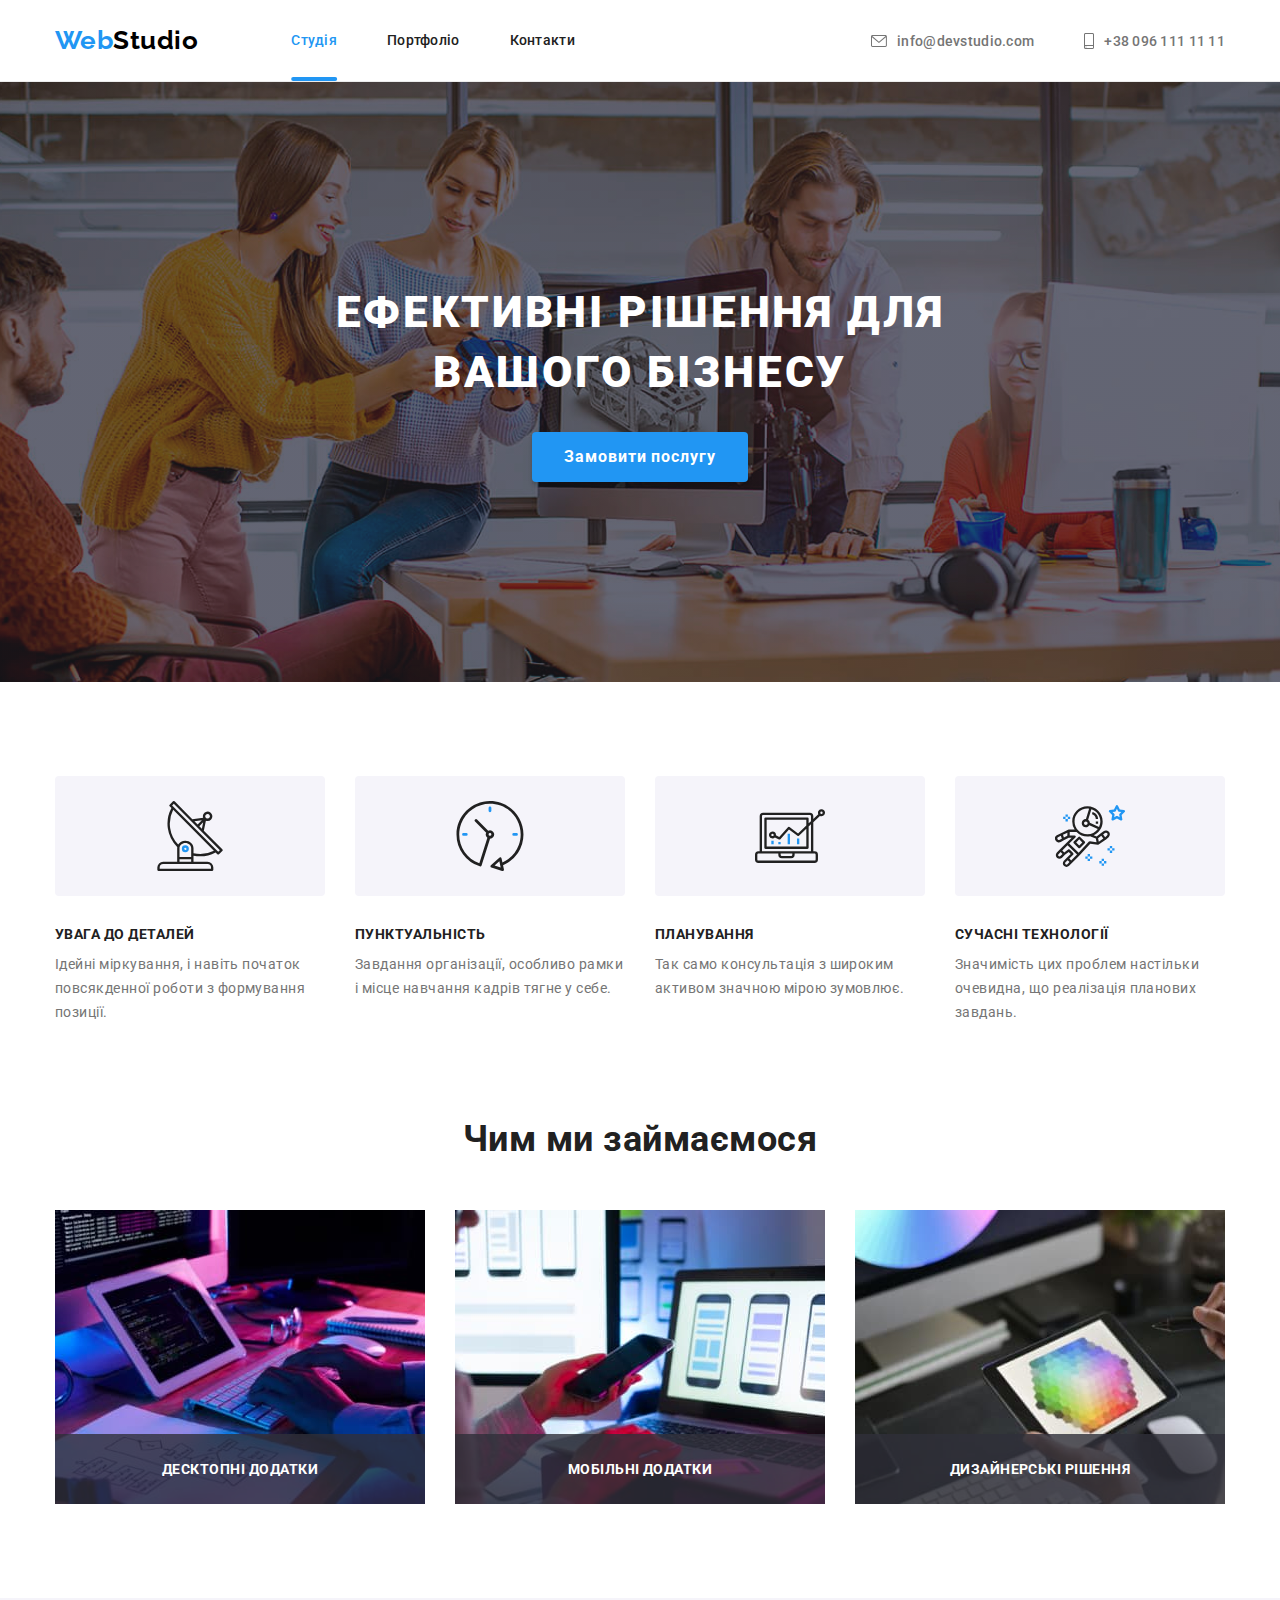
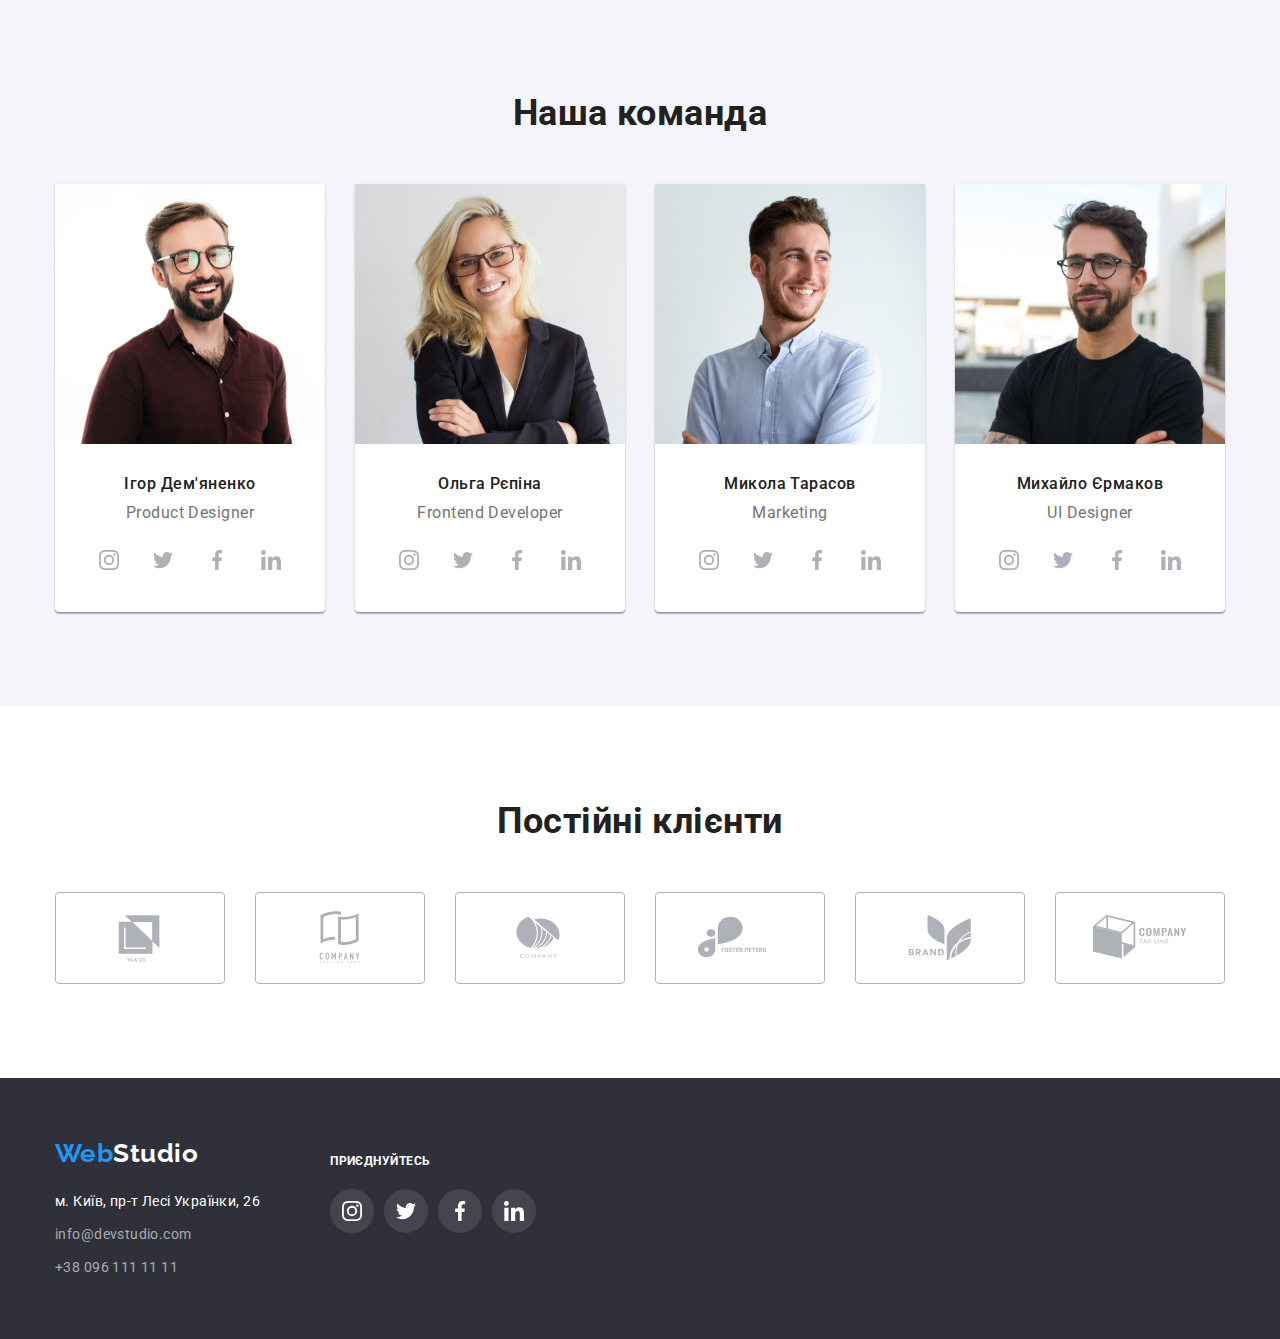
<file: index.html>
<!DOCTYPE html>
<html lang="uk">
  <head>
    <meta charset="UTF-8" />
    <meta http-equiv="X-UA-Compatible" content="IE=edge" />
    <meta name="viewport" content="width=device-width, initial-scale=1.0" />
    <title>WebStudio</title>
    <link rel="preconnect" href="https://fonts.googleapis.com" />
    <link rel="preconnect" href="https://fonts.gstatic.com" crossorigin />
    <link
      href="https://fonts.googleapis.com/css2?family=Raleway:wght@700&family=Roboto:wght@400;500;700;900&display=swap"
      rel="stylesheet"
    />
    <link
      rel="stylesheet"
      href="https://cdnjs.cloudflare.com/ajax/libs/modern-normalize/1.1.0/modern-normalize.min.css"
    />
    <link rel="stylesheet" href="./css/style.css" />
  </head>
  <body>
    <header class="page-header">
      <div class="container header-container">
        <nav class="nav-blok">
          <a href="" lang="uk" class="logo logo-header header-link"
            >Web<span class="logo-black">Studio</span></a
          >
          <ul class="nav-list list">
            <li class="nav-list-item">
              <a
                href="./index.html"
                class="nav-list-link link current header-link"
                >Студія</a
              >
            </li>
            <li class="nav-list-item">
              <a href="./portfolio.html" class="nav-list-link link header-link"
                >Портфоліо</a
              >
            </li>
            <li class="nav-list-item">
              <a href="" class="nav-list-link link header-link">Контакти</a>
            </li>
          </ul>
        </nav>
        <div class="contact">
          <a href="mailto:info@devstudio.com" class="contact-link link">
            <svg class="mail-icon contact-icon" width="16px" height="12px">
              <use href="./images/icons.svg#icon-envelope"></use>
            </svg>
            info@devstudio.com</a
          >
          <a href="tel:+380961111111" class="contact-link link"
            ><svg class="tel-icon contact-icon" width="10px" height="16px">
              <use href="./images/icons.svg#icon-smartphone"></use>
            </svg>
            +38 096 111 11 11</a
          >
        </div>
      </div>
    </header>
    <main>
      <section class="hero-section hero">
        <div class="container">
          <h1 class="main-heading">Ефективні рішення для вашого бізнесу</h1>
          <button type="button" class="main-button" data-modal-open>
            Замовити послугу
          </button>
        </div>
      </section>
      <section class="advantages-section section">
        <div class="container">
          <h2 class="section-header hidden-header">Наші переваги</h2>
          <ul class="blok-list list card-set">
            <li class="card-set-item">
              <div class="blok-icon">
                <svg class="" width="70px" height="70px">
                  <use href="./images/icons.svg#icon-antenna"></use>
                </svg>
              </div>
              <h3 class="blok-header">Увага до деталей</h3>
              <p class="blok-paragraf">
                Ідейні міркування, і навіть початок повсякденної роботи з
                формування позиції.
              </p>
            </li>
            <li class="card-set-item">
              <div class="blok-icon">
                <svg class="" width="70px" height="70px">
                  <use href="./images/icons.svg#icon-clock"></use>
                </svg>
              </div>
              <h3 class="blok-header">Пунктуальність</h3>
              <p class="blok-paragraf">
                Завдання організації, особливо рамки і місце навчання кадрів
                тягне у себе.
              </p>
            </li>
            <li class="card-set-item">
              <div class="blok-icon">
                <svg class="" width="70px" height="70px">
                  <use href="./images/icons.svg#icon-diagram"></use>
                </svg>
              </div>
              <h3 class="blok-header">Планування</h3>
              <p class="blok-paragraf">
                Так само консультація з широким активом значною мірою зумовлює.
              </p>
            </li>
            <li class="card-set-item">
              <div class="blok-icon">
                <svg class="" width="70px" height="70px">
                  <use href="./images/icons.svg#icon-astronaut"></use>
                </svg>
              </div>
              <h3 class="blok-header">Сучасні технології</h3>
              <p class="blok-paragraf">
                Значимість цих проблем настільки очевидна, що реалізація
                планових завдань.
              </p>
            </li>
          </ul>
        </div>
      </section>
      <section class="work-section section">
        <div class="container">
          <h2 class="section-header">Чим ми займаємося</h2>
          <ul class="work-list list card-set">
            <li class="card-set-item work-list-item">
              <img
                src="./images/section-images-01.jpg"
                alt="section-images-desktop"
                width="370"
                height="294"
              />
              <div class="work-overlay">
                <p class="work-overlay-text">Десктопні додатки</p>
              </div>
            </li>
            <li class="card-set-item work-list-item">
              <img
                src="./images/section-images-02.jpg"
                alt="section-images-phone"
                width="370"
                height="294"
              />
              <div class="work-overlay">
                <p class="work-overlay-text">Мобільні додатки</p>
              </div>
            </li>
            <li class="card-set-item work-list-item">
              <img
                src="./images/section-images-03.jpg"
                alt="section-images-laptop"
                width="370"
                height="294"
              />
              <div class="work-overlay">
                <p class="work-overlay-text">Дизайнерські рішення</p>
              </div>
            </li>
          </ul>
        </div>
      </section>
      <section class="team-section section">
        <div class="container">
          <h2 class="section-header">Наша команда</h2>
          <ul class="team-list list card-set">
            <li class="card-set-item team-list-item">
              <img
                src="./images/our-team-01.jpg"
                alt="our-team-01"
                width="270"
                height="260"
              />
              <div class="item-data">
                <h3 class="work-header">Ігор Дем'яненко</h3>
                <p class="work-paragraf" lang="en">Product Designer</p>
                <ul class="team-icons-list list">
                  <li class="team-icons-item">
                    <a href="" class="team-icons-link link">
                      <svg class="team-icons" width="20px" height="20px">
                        <use href="./images/icons.svg#icon-instagram"></use>
                      </svg>
                    </a>
                  </li>
                  <li class="team-icons-item">
                    <a href="" class="team-icons-link link">
                      <svg class="team-icons" width="20px" height="20px">
                        <use href="./images/icons.svg#icon-twitter"></use>
                      </svg>
                    </a>
                  </li>
                  <li class="team-icons-item">
                    <a href="" class="team-icons-link link">
                      <svg class="team-icons" width="20px" height="20px">
                        <use href="./images/icons.svg#icon-facebook"></use>
                      </svg>
                    </a>
                  </li>
                  <li class="team-icons-item">
                    <a href="" class="team-icons-link link">
                      <svg class="team-icons" width="20px" height="20px">
                        <use href="./images/icons.svg#icon-linkedin"></use>
                      </svg>
                    </a>
                  </li>
                </ul>
              </div>
            </li>
            <li class="card-set-item team-list-item">
              <img
                src="./images/our-team-02.jpg"
                alt="our-team-02"
                width="270"
                height="260"
              />
              <div class="item-data">
                <h3 class="work-header">Ольга Рєпіна</h3>
                <p class="work-paragraf" lang="en">Frontend Developer</p>
                <ul class="team-icons-list list">
                  <li class="team-icons-item">
                    <a href="" class="team-icons-link link">
                      <svg class="team-icons" width="20px" height="20px">
                        <use href="./images/icons.svg#icon-instagram"></use>
                      </svg>
                    </a>
                  </li>
                  <li class="team-icons-item">
                    <a href="" class="team-icons-link link">
                      <svg class="team-icons" width="20px" height="20px">
                        <use href="./images/icons.svg#icon-twitter"></use>
                      </svg>
                    </a>
                  </li>
                  <li class="team-icons-item">
                    <a href="" class="team-icons-link link">
                      <svg class="team-icons" width="20px" height="20px">
                        <use href="./images/icons.svg#icon-facebook"></use>
                      </svg>
                    </a>
                  </li>
                  <li class="team-icons-item">
                    <a href="" class="team-icons-link link">
                      <svg class="team-icons" width="20px" height="20px">
                        <use href="./images/icons.svg#icon-linkedin"></use>
                      </svg>
                    </a>
                  </li>
                </ul>
              </div>
            </li>
            <li class="card-set-item team-list-item">
              <img
                src="./images/our-team-03.jpg"
                alt="our-team-03"
                width="270"
                height="260"
              />
              <div class="item-data">
                <h3 class="work-header">Микола Тарасов</h3>
                <p class="work-paragraf" lang="en">Marketing</p>
                <ul class="team-icons-list list">
                  <li class="team-icons-item">
                    <a href="" class="team-icons-link link">
                      <svg class="team-icons" width="20px" height="20px">
                        <use href="./images/icons.svg#icon-instagram"></use>
                      </svg>
                    </a>
                  </li>
                  <li class="team-icons-item">
                    <a href="" class="team-icons-link link">
                      <svg class="team-icons" width="20px" height="20px">
                        <use href="./images/icons.svg#icon-twitter"></use>
                      </svg>
                    </a>
                  </li>
                  <li class="team-icons-item">
                    <a href="" class="team-icons-link link">
                      <svg class="team-icons" width="20px" height="20px">
                        <use href="./images/icons.svg#icon-facebook"></use>
                      </svg>
                    </a>
                  </li>
                  <li class="team-icons-item">
                    <a href="" class="team-icons-link link">
                      <svg class="team-icons" width="20px" height="20px">
                        <use href="./images/icons.svg#icon-linkedin"></use>
                      </svg>
                    </a>
                  </li>
                </ul>
              </div>
            </li>
            <li class="card-set-item team-list-item">
              <img
                src="./images/our-team-04.jpg"
                alt="our-team-04"
                width="270"
              />
              <div class="item-data">
                <h3 class="work-header">Михайло Єрмаков</h3>
                <p class="work-paragraf" lang="en">UI Designer</p>
                <ul class="team-icons-list list">
                  <li class="team-icons-item">
                    <a href="" class="team-icons-link link">
                      <svg class="team-icons" width="20px" height="20px">
                        <use href="./images/icons.svg#icon-instagram"></use>
                      </svg>
                    </a>
                  </li>
                  <li class="team-icons-item">
                    <a href="" class="team-icons-link link">
                      <svg class="team-icons" width="20px" height="20px">
                        <use href="./images/icons.svg#icon-twitter"></use>
                      </svg>
                    </a>
                  </li>
                  <li class="team-icons-item">
                    <a href="" class="team-icons-link link">
                      <svg class="team-icons" width="20px" height="20px">
                        <use href="./images/icons.svg#icon-facebook"></use>
                      </svg>
                    </a>
                  </li>
                  <li class="team-icons-item">
                    <a href="" class="team-icons-link link">
                      <svg class="team-icons" width="20px" height="20px">
                        <use href="./images/icons.svg#icon-linkedin"></use>
                      </svg>
                    </a>
                  </li>
                </ul>
              </div>
            </li>
          </ul>
        </div>
      </section>
      <section class="partners-section section">
        <div class="container partners-container">
          <h2 class="section-header">Постійні клієнти</h2>
          <ul class="parsters-list list card-set">
            <li class="partners-item card-set-item">
              <a href="" class="partners-link link">
                <svg class="partners-icons" width="106px" height="60px">
                  <use href="./images/icons.svg#icon-company-first"></use>
                </svg>
              </a>
            </li>
            <li class="partners-item card-set-item">
              <a href="" class="partners-link link">
                <svg class="partners-icons" width="106px" height="60px">
                  <use href="./images/icons.svg#icon-company-second"></use>
                </svg>
              </a>
            </li>
            <li class="partners-item card-set-item">
              <a href="" class="partners-link link">
                <svg class="partners-icons" width="106px" height="60px">
                  <use href="./images/icons.svg#icon-company-third"></use>
                </svg>
              </a>
            </li>
            <li class="partners-item card-set-item">
              <a href="" class="partners-link link">
                <svg class="partners-icons" width="106px" height="60px">
                  <use href="./images/icons.svg#icon-company-fourth"></use>
                </svg>
              </a>
            </li>
            <li class="partners-item card-set-item">
              <a href="" class="partners-link link">
                <svg class="partners-icons" width="106px" height="60px">
                  <use href="./images/icons.svg#icon-company-fifth"></use>
                </svg>
              </a>
            </li>
            <li class="partners-item card-set-item">
              <a href="" class="partners-link link">
                <svg class="partners-icons" width="106px" height="60px">
                  <use href="./images/icons.svg#icon-company-sixth"></use>
                </svg>
              </a>
            </li>
          </ul>
        </div>
      </section>
    </main>
    <footer>
      <div class="footer-container container">
        <div class="footer-address">
          <div class="alignment">
            <a href="" lang="en" class="logo logo-footer"
              >Web<span class="logo-white">Studio</span></a
            >
          </div>
          <address class="address-data">
            <a
              class="address-map link footer-link"
              href="https://goo.gl/maps/VtKNpzAbD3xRwf1z6"
              target="_blank"
              rel="norefferrer noopener"
              >м. Київ, пр-т Лесі Українки, 26</a
            >
            <a
              class="address-link link footer-link"
              href="mailto:info@devstudio.com"
              >info@devstudio.com</a
            >
            <a class="address-link link footer-link" href="tel:+380961111111"
              >+38 096 111 11 11</a
            >
          </address>
        </div>
        <div class="footer-icons-blok">
          <div class="alignment">
            <h3 class="footer-icons-header">Приєднуйтесь</h3>
          </div>
          <ul class="footer-icons-list list">
            <li class="footer-icons-item">
              <a href="" class="footer-icons-link link">
                <svg class="footer-icons" width="20px" height="20px">
                  <use href="./images/icons.svg#icon-instagram"></use>
                </svg>
              </a>
            </li>
            <li class="footer-icons-item">
              <a href="" class="footer-icons-link link">
                <svg class="footer-icons" width="20px" height="20px">
                  <use href="./images/icons.svg#icon-twitter"></use>
                </svg>
              </a>
            </li>
            <li class="footer-icons-item">
              <a href="" class="footer-icons-link link">
                <svg class="footer-icons" width="20px" height="20px">
                  <use href="./images/icons.svg#icon-facebook"></use>
                </svg>
              </a>
            </li>
            <li class="footer-icons-item">
              <a href="" class="footer-icons-link link">
                <svg class="footer-icons" width="20px" height="20px">
                  <use href="./images/icons.svg#icon-linkedin"></use>
                </svg>
              </a>
            </li>
          </ul>
        </div>
      </div>
    </footer>
    <div class="backdrop is-hidden" data-modal>
      <div class="modal">
        <button type="button" class="close-modal" data-modal-close>
          <svg class="close-modal-icon" width="18px" height="18px">
            <use href="./images/icons.svg#icon-close-modal"></use>
          </svg>
        </button>
      </div>
    </div>
    <script src="./js/modal.js"></script>
  </body>
</html>
</file>
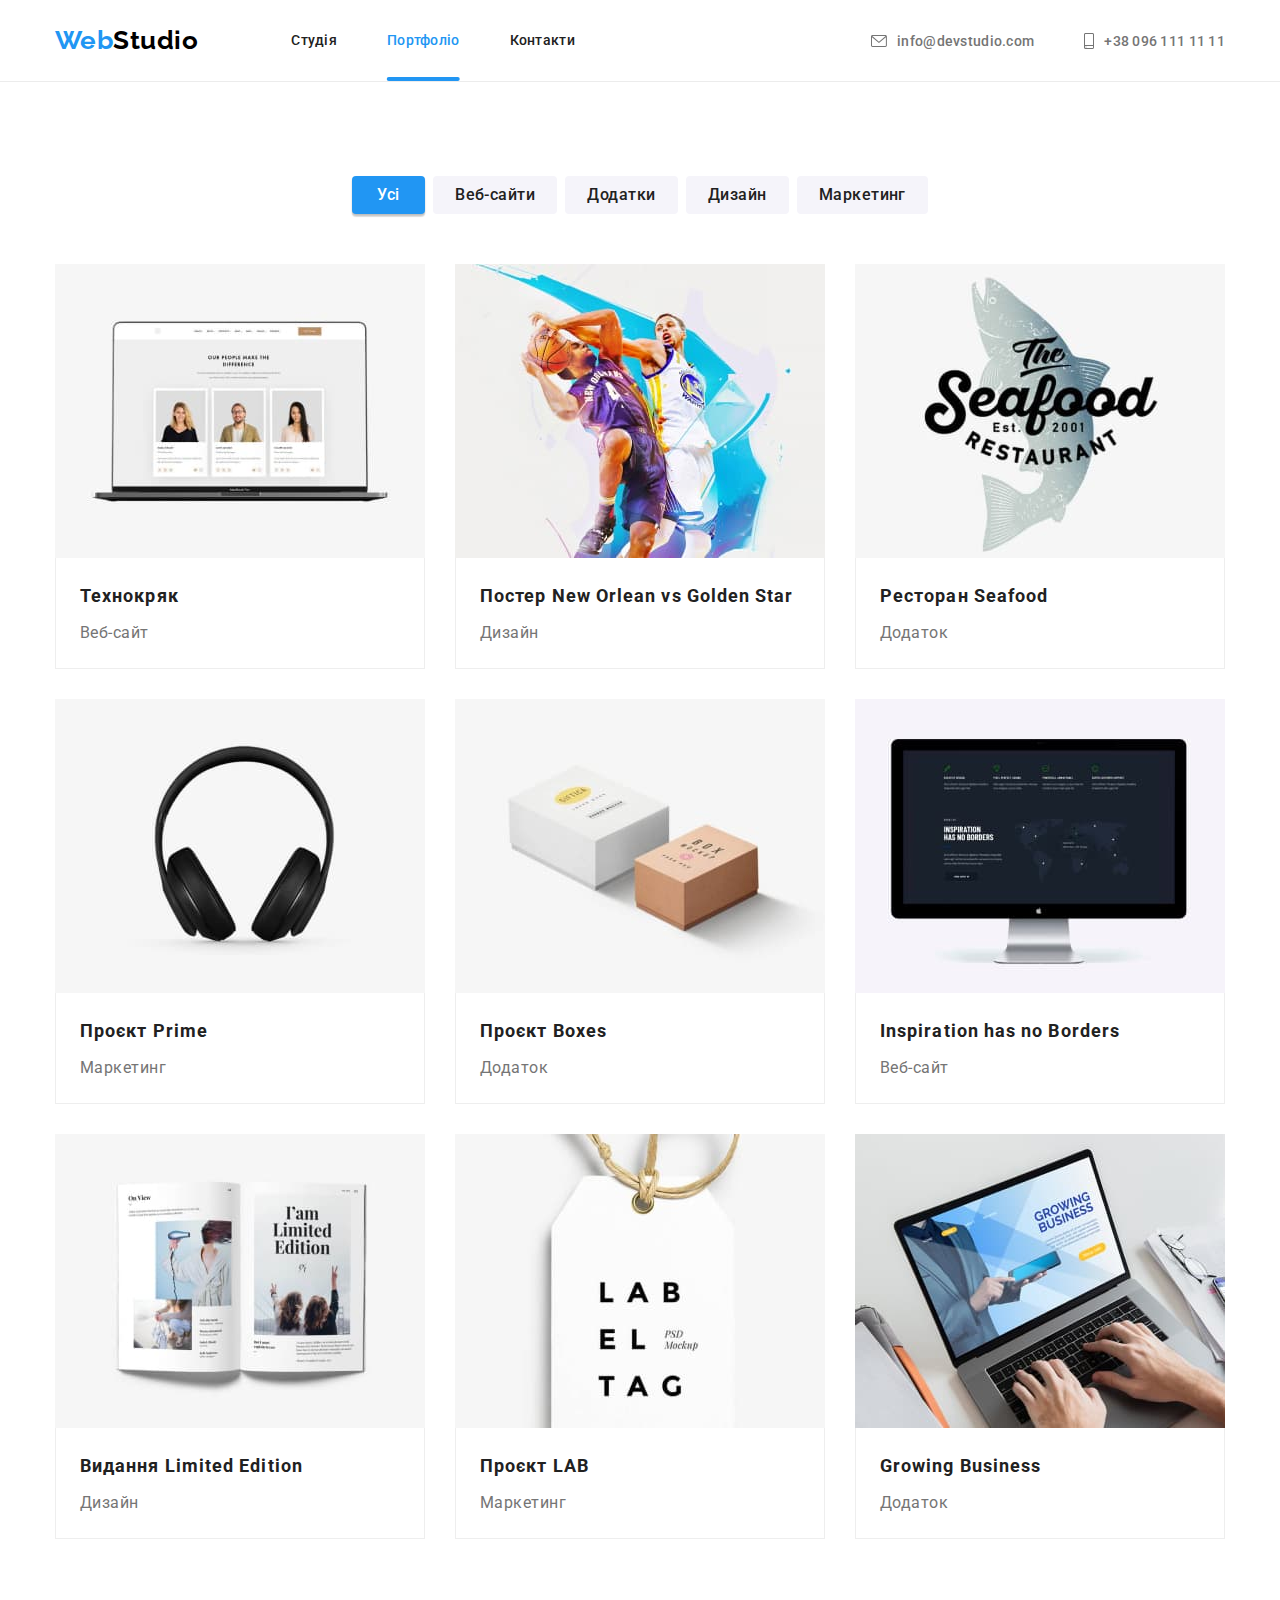
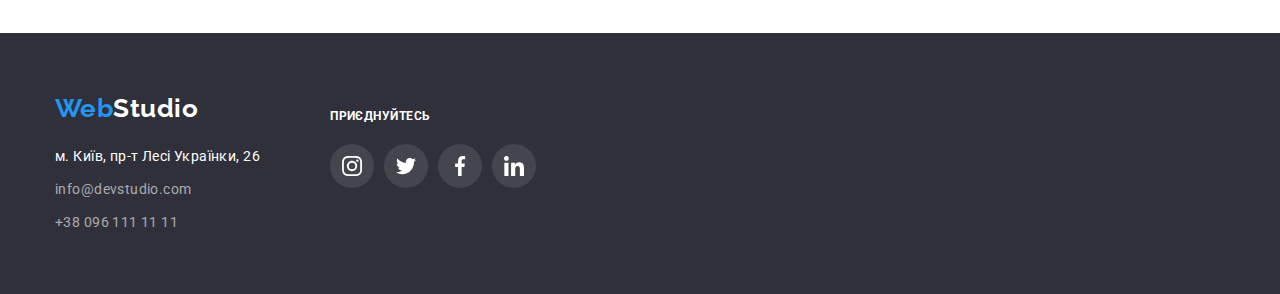
<file: portfolio.html>
<!DOCTYPE html>
<html lang="uk">
  <head>
    <meta charset="UTF-8" />
    <meta http-equiv="X-UA-Compatible" content="IE=edge" />
    <meta name="viewport" content="width=device-width, initial-scale=1.0" />
    <title>Portfolio</title>
    <link rel="preconnect" href="https://fonts.googleapis.com" />
    <link rel="preconnect" href="https://fonts.gstatic.com" crossorigin />
    <link
      href="https://fonts.googleapis.com/css2?family=Raleway:wght@700&family=Roboto:wght@400;500;700;900&display=swap"
      rel="stylesheet"
    />
    <link
      rel="stylesheet"
      href="https://cdnjs.cloudflare.com/ajax/libs/modern-normalize/1.1.0/modern-normalize.min.css"
    />
    <link rel="stylesheet" href="./css/style.css" />
  </head>
  <body>
    <header>
      <div class="container header-container">
        <nav class="nav-blok">
          <a href="" lang="uk" class="logo logo-header header-link"
            >Web<span class="logo-black">Studio</span></a
          >
          <ul class="nav-list list">
            <li class="nav-list-item">
              <a href="./index.html" class="nav-list-link link header-link"
                >Студія</a
              >
            </li>
            <li class="nav-list-item">
              <a
                href="./portfolio.html"
                class="nav-list-link link current header-link"
                >Портфоліо</a
              >
            </li>
            <li class="nav-list-item">
              <a href="" class="nav-list-link link header-link">Контакти</a>
            </li>
          </ul>
        </nav>
        <div class="contact">
          <a href="mailto:info@devstudio.com" class="contact-link link">
            <svg class="mail-icon contact-icon" width="16px" height="12px">
              <use href="./images/icons.svg#icon-envelope"></use>
            </svg>
            info@devstudio.com</a
          >
          <a href="tel:+380961111111" class="contact-link link"
            ><svg class="tel-icon contact-icon" width="10px" height="16px">
              <use href="./images/icons.svg#icon-smartphone"></use>
            </svg>
            +38 096 111 11 11</a
          >
        </div>
      </div>
    </header>
    <main>
      <section class="section">
        <div class="container">
          <h1 class="hidden-header">Наші роботи</h1>
          <ul class="filter-list list">
            <li class="filter-list-item">
              <button type="button" class="filter-list-button active-button">
                Усі
              </button>
            </li>
            <li class="filter-list-item">
              <button type="button" class="filter-list-button">
                Веб-сайти
              </button>
            </li>
            <li class="filter-list-item">
              <button type="button" class="filter-list-button">Додатки</button>
            </li>
            <li class="filter-list-item">
              <button type="button" class="filter-list-button">Дизайн</button>
            </li>
            <li class="filter-list-item">
              <button type="button" class="filter-list-button">
                Маркетинг
              </button>
            </li>
          </ul>
          <ul class="portfolio-list list card-set">
            <li class="card-set-item portfolio-list-item">
              <a href="" class="portfolio-link link">
                <div class="portfolio-overlay-blok">
                  <img
                    src="./images/portfolio01.jpg"
                    alt="portfolio01"
                    width="380"
                  />
                  <div class="portfolio-overlay">
                    <p class="portfolio-overlay-text">
                      Ресурс пропонує комплексні пропозиції з різним рівнем
                      функціоналу та сервісів. Все це дозволить відвідувачу
                      отримати вичерпні відомості про компанію чи приватну особу.
                    </p>
                  </div>
                </div>
                <div class="portfolio-list-data">
                  <h2 class="portfolio-list-header">Технокряк</h2>
                  <p class="portfolio-list-text">Веб-сайт</p>
                </div>
              </a>
            </li>
            <li class="card-set-item portfolio-list-item">
              <a href="" class="portfolio-link link">
                <div class="portfolio-overlay-blok">
                  <img
                    src="./images/portfolio02.jpg"
                    alt="portfolio02"
                    width="380"
                  />
                  <div class="portfolio-overlay">
                    <p class="portfolio-overlay-text">
                      Ресурс пропонує комплексні пропозиції з різним рівнем
                      функціоналу та сервісів. Все це дозволить відвідувачу
                      отримати вичерпні відомості про компанію чи приватну особу.
                    </p>
                  </div>
                </div>
                <div class="portfolio-list-data">
                  <h2 class="portfolio-list-header">
                    Постер<span lang="en"> New Orlean vs Golden Star</span>
                  </h2>
                  <p class="portfolio-list-text">Дизайн</p>
                </div>
              </a>
            </li>
            <li class="card-set-item portfolio-list-item">
              <a href="" class="portfolio-link link">
                <div class="portfolio-overlay-blok">
                  <img
                    src="./images/portfolio03.jpg"
                    alt="portfolio03"
                    width="380"
                  />
                  <div class="portfolio-overlay">
                    <p class="portfolio-overlay-text">
                      Ресурс пропонує комплексні пропозиції з різним рівнем
                      функціоналу та сервісів. Все це дозволить відвідувачу
                      отримати вичерпні відомості про компанію чи приватну особу.
                    </p>
                  </div>
                </div>
                <div class="portfolio-list-data">
                  <h2 class="portfolio-list-header">
                    Ресторан<span lang="en"> Seafood</span>
                  </h2>
                  <p class="portfolio-list-text">Додаток</p>
                </div>
              </a>
            </li>
            <li class="card-set-item portfolio-list-item">
              <a href="" class="portfolio-link link">
                <div class="portfolio-overlay-blok">
                  <img
                    src="./images/portfolio04.jpg"
                    alt="portfolio04"
                    width="380"
                  />
                  <div class="portfolio-overlay">
                    <p class="portfolio-overlay-text">
                      Ресурс пропонує комплексні пропозиції з різним рівнем
                      функціоналу та сервісів. Все це дозволить відвідувачу
                      отримати вичерпні відомості про компанію чи приватну особу.
                    </p>
                  </div>
                </div>
                <div class="portfolio-list-data">
                  <h2 class="portfolio-list-header">
                    Проєкт<span lang="en"> Prime</span>
                  </h2>
                  <p class="portfolio-list-text">Маркетинг</p>
                </div>
              </a>
            </li>
            <li class="card-set-item portfolio-list-item">
              <a href="" class="portfolio-link link">
                <div class="portfolio-overlay-blok">
                  <img
                    src="./images/portfolio05.jpg"
                    alt="portfolio05"
                    width="380"
                  />
                  <div class="portfolio-overlay">
                    <p class="portfolio-overlay-text">
                      Ресурс пропонує комплексні пропозиції з різним рівнем
                      функціоналу та сервісів. Все це дозволить відвідувачу
                      отримати вичерпні відомості про компанію чи приватну особу.
                    </p>
                  </div>
                </div>
                <div class="portfolio-list-data">
                  <h2 class="portfolio-list-header">
                    Проєкт<span lang="en"> Boxes</span>
                  </h2>
                  <p class="portfolio-list-text">Додаток</p>
                </div>
              </a>
            </li>
            <li class="card-set-item portfolio-list-item">
              <a href="" class="portfolio-link link">
                <div class="portfolio-overlay-blok">
                  <img
                    src="./images/portfolio06.jpg"
                    alt="portfolio06"
                    width="380"
                  />
                  <div class="portfolio-overlay">
                    <p class="portfolio-overlay-text">
                      Ресурс пропонує комплексні пропозиції з різним рівнем
                      функціоналу та сервісів. Все це дозволить відвідувачу
                      отримати вичерпні відомості про компанію чи приватну особу.
                    </p>
                  </div>
                </div>
                <div class="portfolio-list-data">
                  <h2 class="portfolio-list-header">
                    <span lang="en">Inspiration has no Borders</span>
                  </h2>
                  <p class="portfolio-list-text">Веб-сайт</p>
                </div>
              </a>
            </li>
            <li class="card-set-item portfolio-list-item">
              <a href="" class="portfolio-link link">
                <div class="portfolio-overlay-blok">
                  <img
                    src="./images/portfolio07.jpg"
                    alt="portfolio07"
                    width="380"
                  />
                  <div class="portfolio-overlay">
                    <p class="portfolio-overlay-text">
                      Ресурс пропонує комплексні пропозиції з різним рівнем
                      функціоналу та сервісів. Все це дозволить відвідувачу
                      отримати вичерпні відомості про компанію чи приватну особу.
                    </p>
                  </div>
                </div>
                <div class="portfolio-list-data">
                  <h2 class="portfolio-list-header">
                    Видання<span lang="en"> Limited Edition</span>
                  </h2>
                  <p class="portfolio-list-text">Дизайн</p>
                </div>
              </a>
            </li>
            <li class="card-set-item portfolio-list-item">
              <a href="" class="portfolio-link link">
                <div class="portfolio-overlay-blok">
                  <img
                    src="./images/portfolio08.jpg"
                    alt="portfolio08"
                    width="380"
                  />
                  <div class="portfolio-overlay">
                    <p class="portfolio-overlay-text">
                      Ресурс пропонує комплексні пропозиції з різним рівнем
                      функціоналу та сервісів. Все це дозволить відвідувачу
                      отримати вичерпні відомості про компанію чи приватну особу.
                    </p>
                  </div>
                </div>
                <div class="portfolio-list-data">
                  <h2 class="portfolio-list-header">
                    Проєкт<span lang="en"> LAB</span>
                  </h2>
                  <p class="portfolio-list-text">Маркетинг</p>
                </div>
              </a>
            </li>
            <li class="card-set-item portfolio-list-item">
              <a href="" class="portfolio-link link">
                <div class="portfolio-overlay-blok">
                  <img
                    src="./images/portfolio09.jpg"
                    alt="portfolio10"
                    width="380"
                  />
                  <div class="portfolio-overlay">
                    <p class="portfolio-overlay-text">
                      Ресурс пропонує комплексні пропозиції з різним рівнем
                      функціоналу та сервісів. Все це дозволить відвідувачу
                      отримати вичерпні відомості про компанію чи приватну особу.
                    </p>
                  </div>
                </div>
                <div class="portfolio-list-data">
                  <h2 class="portfolio-list-header">
                    <span lang="en">Growing Business</span>
                  </h2>
                  <p class="portfolio-list-text">Додаток</p>
                </div>
              </a>
            </li>
          </ul>
        </div>
      </section>
    </main>
    <footer>
      <div class="footer-container container">
        <div class="footer-address">
          <div class="alignment">
            <a href="" lang="en" class="logo logo-footer"
              >Web<span class="logo-white">Studio</span></a
            >
          </div>
          <address class="address-data">
            <a
              class="address-map link footer-link"
              href="https://goo.gl/maps/VtKNpzAbD3xRwf1z6"
              target="_blank"
              rel="norefferrer noopener"
              >м. Київ, пр-т Лесі Українки, 26</a
            >
            <a
              class="address-link link footer-link"
              href="mailto:info@devstudio.com"
              >info@devstudio.com</a
            >
            <a class="address-link link footer-link" href="tel:+380961111111"
              >+38 096 111 11 11</a
            >
          </address>
        </div>
        <div class="footer-icons-blok">
          <div class="alignment">
            <h3 class="footer-icons-header">Приєднуйтесь</h3>
          </div>
          <ul class="footer-icons-list list">
            <li class="footer-icons-item">
              <a href="" class="footer-icons-link link">
                <svg class="footer-icons" width="20px" height="20px">
                  <use href="./images/icons.svg#icon-instagram"></use>
                </svg>
              </a>
            </li>
            <li class="footer-icons-item">
              <a href="" class="footer-icons-link link">
                <svg class="footer-icons" width="20px" height="20px">
                  <use href="./images/icons.svg#icon-twitter"></use>
                </svg>
              </a>
            </li>
            <li class="footer-icons-item">
              <a href="" class="footer-icons-link link">
                <svg class="footer-icons" width="20px" height="20px">
                  <use href="./images/icons.svg#icon-facebook"></use>
                </svg>
              </a>
            </li>
            <li class="footer-icons-item">
              <a href="" class="footer-icons-link link">
                <svg class="footer-icons" width="20px" height="20px">
                  <use href="./images/icons.svg#icon-linkedin"></use>
                </svg>
              </a>
            </li>
          </ul>
        </div>
      </div>
    </footer>
  </body>
</html>
</file>
<file: css/style.css>
/* ----------GENERAL---------- */
:root {
  --title-color: #212121;
  --paragraf-color: #757575;
  --active-color: #2196f3;
  --white-color: #ffff;
  --filter-color: #f5f4fa;
  --active-button: #188ce8;
  --portfolio-border: #eee;
  --link-footer: rgba(255, 255, 255, 0.6);
  --icons-footer-bg: rgba(255, 255, 255, 0.1);
  --icons-color: #afb1b8;
  --text-decoration: none;
  --marker: none;
  --card-set-gap: 30px;
  --card-set-column: 4;
}

body {
  font-family: Roboto, sans-serif;
  color: var(--title-color);
  letter-spacing: 0.03em;
  background-color: var(--white-color);
}
h1,
h2,
h3,
h4,
h5,
h6,
p {
  margin: 0;
}
img {
  display: block;
  max-width: 100%;
  height: auto;
}
.list {
  margin: 0;
  padding: 0;
  list-style-type: var(--marker);
}
.link {
  font-style: normal;
  text-decoration: var(--text-decoration);
}

.section {
  padding-top: 94px;
  padding-bottom: 94px;
}
.container {
  width: 1200px;
  padding-left: 15px;
  padding-right: 15px;
  margin: 0 auto;
}
.card-set {
  display: flex;
  flex-wrap: wrap;
  gap: var(--card-set-gap);
}
.card-set-item {
  flex-basis: calc(
    (100% - var(--card-set-gap) * (var(--card-set-column) - 1)) /
      (var(--card-set-column))
  );
}
/* ----------HEADER 1 PAGE---------- */
header {
  border-bottom: 1px solid #ececec;
}
/* .page-header {
  position: fixed;
  width: 100%;
  top: 0;
  left: 0;
  min-height: 81px;
} */
.header-link {
  padding-top: 25px;
  padding-bottom: 25px;
}
.header-container {
  display: flex;
  align-items: center;
}
.nav-blok {
  display: flex;
  align-items: center;
}
.nav-list {
  display: flex;
}
.nav-list-item:not(:last-child) {
  margin-right: 50px;
}
.contact {
  display: flex;
  margin-left: auto;
}
.contact-link:not(:last-child) {
  margin-right: 50px;
}
.logo {
  font-family: "Raleway";
  font-weight: 700;
  font-size: 26px;
  line-height: calc(31 / 26);
  color: var(--active-color);
  text-decoration: var(--text-decoration);
}
.logo-header {
  margin-right: 93px;
}
.logo-black {
  color: #000000;
}
.nav-list-link,
.contact-link {
  font-weight: 500;
  font-size: 14px;
  line-height: calc(16 / 14);
  letter-spacing: 0.02em;
}
.nav-list-link {
  position: relative;
  color: var(--title-color);
  transition: color 250ms cubic-bezier(0.4, 0, 0.2, 1);
}
.nav-list-link.current {
  color: var(--active-color);
}
.nav-list-link.current::after {
  content: "";
  position: absolute;
  top: 70px;
  left: 50%;

  width: 100%;
  height: 4px;

  transform: translateX(-50%);

  background-color: var(--active-color);
  border-radius: 2px;

  transition: width 250ms cubic-bezier(0.4, 0, 0.2, 1);
}
.nav-list-link.current:hover::after {
  width: 50%;
}
.contact-link {
  display: flex;
  align-items: center;
  color: var(--paragraf-color);
  transition: color 250ms cubic-bezier(0.4, 0, 0.2, 1);
}
.contact-icon {
  margin-right: 10px;
  fill: currentColor;
}
.nav-list-link:hover,
.nav-list-link:focus,
.contact-link:hover,
.contact-link:focus {
  color: var(--active-color);
}

/*---------- HERO 1 page----------  */
.hero,
footer {
  background-color: rgba(47, 48, 58, 1);
}
.hero-section {
  padding-top: 200px;
  padding-bottom: 200px;
  min-height: 600px;
  max-width: 1600px;
  margin-right: auto;
  margin-left: auto;
  background-image: linear-gradient(
      rgba(47, 48, 58, 0.4),
      rgba(47, 48, 58, 0.4)
    ),
    url(../images/hero-img.png);
  background-repeat: no-repeat;
  background-size: cover;
  background-position: center;
}
.main-heading {
  margin: 0 auto 30px auto;
  max-width: 696px;
  font-weight: 900;
  font-size: 44px;
  line-height: calc(60 / 44);
  letter-spacing: 0.06em;
  text-transform: uppercase;
  text-align: center;
  color: var(--white-color);
}
.main-button {
  display: flex;
  min-width: 216px;
  justify-content: center;
  align-items: center;
  margin: 0 auto;
  padding: 10px 32px;
  font-family: inherit;
  font-weight: 700;
  font-size: 16px;
  line-height: calc(30 / 16);
  letter-spacing: 0.06em;
  color: var(--white-color);
  background-color: var(--active-color);
  box-shadow: 0px 4px 4px rgba(0, 0, 0, 0.15);
  border: none;
  border-radius: 4px;
  cursor: pointer;

  transition: background-color 250ms cubic-bezier(0.4, 0, 0.2, 1);
}
.main-button:hover,
.main-button:focus {
  background-color: var(--active-button);
}
/* ----------MAIN GENERAL---------- */
.section-header {
  margin-bottom: 50px;
  font-size: 36px;
  line-height: calc(42 / 36);
  text-align: center;
}
.hidden-header {
  position: absolute;
  white-space: nowrap;
  width: 1px;
  height: 1px;
  overflow: hidden;
  border: 0;
  padding: 0;
  clip: rect(0 0 0 0);
  clip-path: inset(50%);
  margin: -1px;
}
/* ----------SECTION ADVANTAGES 1 PAGE---------- */
.blok-icon {
  display: flex;
  justify-content: center;
  align-items: center;
  height: 120px;
  width: 100%;
  background-color: var(--filter-color);
  border-radius: 4px;
  margin-bottom: 30px;
}
.blok-header {
  margin-bottom: 10px;
  font-size: 14px;
  line-height: calc(16 / 14);
  text-transform: uppercase;
}
.blok-paragraf {
  font-size: 14px;
  line-height: calc(24 / 14);
  color: var(--paragraf-color);
}
/* ----------SECTION OUR WORK 1 PAGE ---------- */
.work-section {
  padding-top: 0;
}
.work-list-item {
  position: relative;
  --card-set-column: 3;
}
.work-overlay {
  position: absolute;
  bottom: 0;
  width: 100%;

  background-color: rgba(47, 48, 58, 0.8);
}
.work-overlay-text {
  padding-top: 27px;
  padding-bottom: 27px;

  font-weight: 700;
  font-size: 14px;
  line-height: calc(16 / 14);
  text-align: center;
  text-transform: uppercase;
  color: var(--white-color);
}
/*  ----------SECTION OUR TEAM 1 PAGE ---------- */
.team-list-item {
  background-color: var(--white-color);
  box-shadow: 0px 1px 3px rgba(0, 0, 0, 0.12), 0px 1px 1px rgba(0, 0, 0, 0.14),
    0px 2px 1px rgba(0, 0, 0, 0.2);
  border-radius: 0px 0px 4px 4px;
}
.item-data {
  padding: 30px 32px;
  text-align: center;
}
.team-section {
  background-color: var(--filter-color);
}
.work-header {
  margin-bottom: 10px;
  font-weight: 500;
  font-size: 16px;
  line-height: calc(19 / 16);
}
.work-paragraf {
  font-size: 16px;
  line-height: calc(19 / 16);
  color: var(--paragraf-color);
  margin-bottom: 16px;
}
.team-icons-list,
.footer-icons-list {
  display: flex;
  align-items: center;
  justify-content: space-between;
}
.team-icons-item,
.footer-icons-item {
  height: 44px;
  width: 44px;
}
.team-icons-link,
.footer-icons-link {
  display: flex;
  align-items: center;
  justify-content: center;
  height: 100%;
  width: 100%;
  border-radius: 50%;
}
.team-icons-link {
  color: var(--icons-color);
  transition: background-color 250ms cubic-bezier(0.4, 0, 0.2, 1),
    color 250ms cubic-bezier(0.4, 0, 0.2, 1);
}
.team-icons-link:hover,
.team-icons-link:focus {
  color: var(--white-color);
  background-color: var(--active-color);
}
.team-icons {
  fill: currentColor;
}

/* ----------PARTNERS---------- */

.partners-item {
  /* display: flex; */
  --card-set-column: 6;
  min-height: 92px;
}
.partners-link {
  display: flex;
  justify-content: center;
  align-items: center;
  width: 100%;
  height: 100%;
  color: var(--icons-color);
  border: 1px solid var(--icons-color);
  border-radius: 4px;

  transition: color 250ms cubic-bezier(0.4, 0, 0.2, 1),
    border 250ms cubic-bezier(0.4, 0, 0.2, 1);
}
.partners-link:hover,
.partners-link:focus {
  border: 1px solid var(--active-color);
  color: var(--active-color);
}
.partners-icons {
  fill: currentColor;
}

/* ----------FOOTER---------- */
footer {
  padding-top: 60px;
  padding-bottom: 60px;
}
.footer-container {
  display: flex;
}
.logo-white {
  color: var(--white-color);
}
.footer-address {
  display: flex;
  flex-direction: column;
  margin-right: 70px;
}
.footer-link {
  font-weight: 400;
  font-size: 14px;
  line-height: calc(24 / 14);
  letter-spacing: 0.03em;
}
.address-data {
  display: flex;
  flex-direction: column;
  gap: 9px;
}
.address-map {
  color: var(--white-color);

  transition: color 250ms cubic-bezier(0.4, 0, 0.2, 1);
}
.address-link {
  color: var(--link-footer);

  transition: color 250ms cubic-bezier(0.4, 0, 0.2, 1);
}
.address-map:hover,
.address-link:hover,
.address-map:focus,
.address-link:focus {
  color: var(--active-color);
}
.footer-icons-header {
  font-size: 12px;
  line-height: calc(16 / 14);
  text-transform: uppercase;
  color: var(--white-color);
}
.footer-icons-item:not(:last-child) {
  margin-right: 10px;
}
.footer-icons-link {
  color: var(--white-color);
  background-color: var(--icons-footer-bg);
  border-radius: 50%;

  transition: background-color 250ms cubic-bezier(0.4, 0, 0.2, 1),
    color 250ms cubic-bezier(0.4, 0, 0.2, 1);
}
.footer-icons {
  fill: currentColor;
}
.footer-icons-link:hover,
.footer-icons-link:focus {
  color: var(--white-color);
  background-color: var(--active-color);
}
.alignment {
  min-height: 31px;
  display: flex;
  align-items: flex-end;
  margin-bottom: 20px;
}

/* ----------SECOND PAGE---------- */

/* ----------FILTER BLOK---------- */
.filter-list {
  margin-bottom: 50px;
  display: flex;
  justify-content: center;
  gap: 8px;
}
.filter-list-button {
  display: flex;
  justify-content: center;
  align-items: center;
  min-width: 73px;
  padding: 6px 22px;
  font-family: inherit;
  font-weight: 500;
  font-size: 16px;
  line-height: calc(26 / 16);
  text-align: center;
  letter-spacing: 0.03em;
  border: none;
  border-radius: 4px;
  color: var(--title-color);
  background-color: var(--filter-color);
  cursor: pointer;

  transition: background-color 250ms cubic-bezier(0.4, 0, 0.2, 1),
    color 250ms cubic-bezier(0.4, 0, 0.2, 1),
    box-shadow 250ms cubic-bezier(0.4, 0, 0.2, 1);
}
.active-button,
.filter-list-button:hover,
.filter-list-button:focus {
  color: var(--white-color);
  background-color: var(--active-color);
  box-shadow: 0px 3px 1px rgba(0, 0, 0, 0.1), 0px 1px 2px rgba(0, 0, 0, 0.08),
    0px 2px 2px rgba(0, 0, 0, 0.12);
}

/* ----------PORTFOLIO LIST---------- */
.portfolio-list-header {
  margin-bottom: 4px;
  font-size: 18px;
  line-height: calc(36 / 18);
  letter-spacing: 0.06em;
  color: var(--title-color);
}
.portfolio-list-data {
  padding: 20px 24px;
  border: 1px solid var(--portfolio-border);
  border-top: 0;
}
.portfolio-list-text {
  font-size: 16px;
  line-height: calc(30 / 16);
  color: var(--paragraf-color);
}
.portfolio-list-item {
  --card-set-column: 3;
}
.portfolio-link {
  display: flex;
  flex-direction: column;
  width: 100%;
  height: 100%;
  cursor: pointer;

  transition: box-shadow 250ms cubic-bezier(0.4, 0, 0.2, 1);
}
.portfolio-link:hover,
.portfolio-link:focus {
  box-shadow: 0px 1px 1px rgba(0, 0, 0, 0.12), 0px 4px 4px rgba(0, 0, 0, 0.06),
    1px 4px 6px rgba(0, 0, 0, 0.16);
}
.portfolio-overlay-blok {
  position: relative;
  overflow: hidden;
}
.portfolio-overlay {
  position: absolute;
  top: 0;
  left: 0;
  transform: translateY(100%);
  width: 100%;
  height: 100%;
  display: flex;
  align-items: center;
  padding-left: 24px;
  padding-right: 24px;
  background-color: rgba(33, 150, 243, 0.9);

  transition: transform 250ms cubic-bezier(0.4, 0, 0.2, 1);
}
.portfolio-overlay-text {
  font-size: 18px;
  line-height: calc(28 / 18);
  color: var(--white-color);
}

.portfolio-link:hover .portfolio-overlay,
.portfolio-link:focus .portfolio-overlay {
  transform: translateY(0);
}


/*---------- MODAL---------- */
.backdrop {
  position: fixed;
  top: 0;
  left: 0;

  width: 100%;
  height: 100%;

  background-color: rgba(0, 0, 0, 0.2);

  opacity: 1;

  transition: opacity 500ms cubic-bezier(0.4, 0, 0.2, 1);
}
.backdrop.is-hidden {
  opacity: 0;
  pointer-events: none;
  visibility: hidden;
}
.backdrop.is-hidden .modal {
  transform: translate(-50%, -50%) scale(0.5);

}
.modal {
  position: absolute;
  top: 50%;
  left: 50%;
  transform: translate(-50%, -50%) scale(1);
  display: flex;
  justify-content: flex-end;
  padding-top: 8px;
  padding-right: 8px;

  min-width: 528px;
  min-height: 581px;

  background-color: var(--white-color);
  box-shadow: 0px 1px 3px rgba(0, 0, 0, 0.12), 0px 1px 1px rgba(0, 0, 0, 0.14),
    0px 2px 1px rgba(0, 0, 0, 0.2);
  border-radius: 4px;

  transition: transform 1000ms cubic-bezier(0.4, 0, 0.2, 1);
}
.close-modal {
  display: flex;
  justify-content: center;
  align-items: center;
  padding: 0;

  width: 30px;
  height: 30px;

  border: 1px solid rgba(0, 0, 0, 0.1);
  border-radius: 50%;
}
</file>
